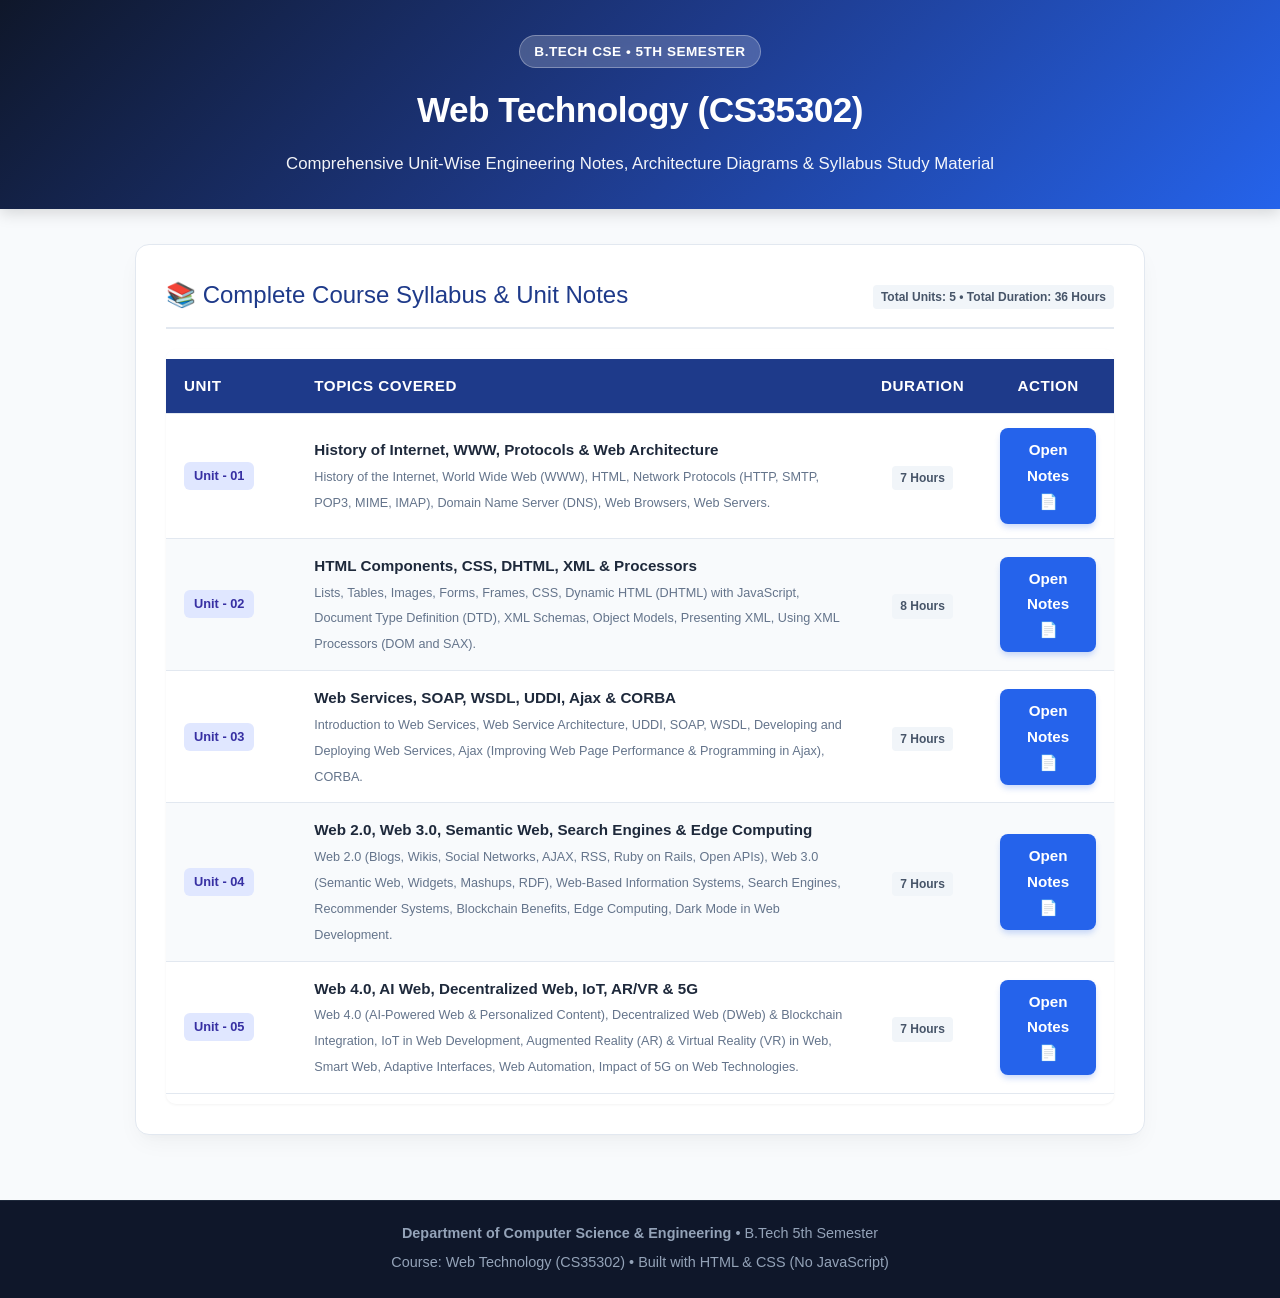
<file: index.html>
<!DOCTYPE html>
<html lang="en">
<head>
    <meta charset="UTF-8">
    <meta name="viewport" content="width=device-width, initial-scale=1.0">
    <title>Web Technology (CS35302) - Course Notes Portal</title>
    <link rel="stylesheet" href="style.css">
</head>
<body>

    <!-- Header Section -->
    <header>
        <div class="sub-badge">B.Tech CSE &bull; 5th Semester</div>
        <h1>Web Technology (CS35302)</h1>
        <p>Comprehensive Unit-Wise Engineering Notes, Architecture Diagrams & Syllabus Study Material</p>
    </header>

    <!-- Main Container -->
    <main class="container">
        <section class="card">
            <div class="card-title">
                <span>📚 Complete Course Syllabus & Unit Notes</span>
                <span class="duration-tag">Total Units: 5 &bull; Total Duration: 36 Hours</span>
            </div>
            
            <div class="table-responsive">
                <table>
                    <thead>
                        <tr>
                            <th style="width: 14%;">Unit</th>
                            <th style="width: 62%;">Topics Covered</th>
                            <th style="width: 10%; text-align: center;">Duration</th>
                            <th style="width: 14%; text-align: center;">Action</th>
                        </tr>
                    </thead>
                    <tbody>
                        <tr>
                            <td>
                                <span class="unit-tag">Unit - 01</span>
                            </td>
                            <td>
                                <strong>History of Internet, WWW, Protocols & Web Architecture</strong><br>
                                <small style="color: #64748b;">
                                    History of the Internet, World Wide Web (WWW), HTML, Network Protocols (HTTP, SMTP, POP3, MIME, IMAP), Domain Name Server (DNS), Web Browsers, Web Servers.
                                </small>
                            </td>
                            <td style="text-align: center;">
                                <span class="duration-tag">7 Hours</span>
                            </td>
                            <td style="text-align: center;">
                                <a href="unit1.html" class="btn btn-primary">Open Notes 📄</a>
                            </td>
                        </tr>
                        <tr>
                            <td>
                                <span class="unit-tag">Unit - 02</span>
                            </td>
                            <td>
                                <strong>HTML Components, CSS, DHTML, XML & Processors</strong><br>
                                <small style="color: #64748b;">
                                    Lists, Tables, Images, Forms, Frames, CSS, Dynamic HTML (DHTML) with JavaScript, Document Type Definition (DTD), XML Schemas, Object Models, Presenting XML, Using XML Processors (DOM and SAX).
                                </small>
                            </td>
                            <td style="text-align: center;">
                                <span class="duration-tag">8 Hours</span>
                            </td>
                            <td style="text-align: center;">
                                <a href="unit2.html" class="btn btn-primary">Open Notes 📄</a>
                            </td>
                        </tr>
                        <tr>
                            <td>
                                <span class="unit-tag">Unit - 03</span>
                            </td>
                            <td>
                                <strong>Web Services, SOAP, WSDL, UDDI, Ajax & CORBA</strong><br>
                                <small style="color: #64748b;">
                                    Introduction to Web Services, Web Service Architecture, UDDI, SOAP, WSDL, Developing and Deploying Web Services, Ajax (Improving Web Page Performance & Programming in Ajax), CORBA.
                                </small>
                            </td>
                            <td style="text-align: center;">
                                <span class="duration-tag">7 Hours</span>
                            </td>
                            <td style="text-align: center;">
                                <a href="unit3.html" class="btn btn-primary">Open Notes 📄</a>
                            </td>
                        </tr>
                        <tr>
                            <td>
                                <span class="unit-tag">Unit - 04</span>
                            </td>
                            <td>
                                <strong>Web 2.0, Web 3.0, Semantic Web, Search Engines & Edge Computing</strong><br>
                                <small style="color: #64748b;">
                                    Web 2.0 (Blogs, Wikis, Social Networks, AJAX, RSS, Ruby on Rails, Open APIs), Web 3.0 (Semantic Web, Widgets, Mashups, RDF), Web-Based Information Systems, Search Engines, Recommender Systems, Blockchain Benefits, Edge Computing, Dark Mode in Web Development.
                                </small>
                            </td>
                            <td style="text-align: center;">
                                <span class="duration-tag">7 Hours</span>
                            </td>
                            <td style="text-align: center;">
                                <a href="unit4.html" class="btn btn-primary">Open Notes 📄</a>
                            </td>
                        </tr>
                        <tr>
                            <td>
                                <span class="unit-tag">Unit - 05</span>
                            </td>
                            <td>
                                <strong>Web 4.0, AI Web, Decentralized Web, IoT, AR/VR & 5G</strong><br>
                                <small style="color: #64748b;">
                                    Web 4.0 (AI-Powered Web & Personalized Content), Decentralized Web (DWeb) & Blockchain Integration, IoT in Web Development, Augmented Reality (AR) & Virtual Reality (VR) in Web, Smart Web, Adaptive Interfaces, Web Automation, Impact of 5G on Web Technologies.
                                </small>
                            </td>
                            <td style="text-align: center;">
                                <span class="duration-tag">7 Hours</span>
                            </td>
                            <td style="text-align: center;">
                                <a href="unit5.html" class="btn btn-primary">Open Notes 📄</a>
                            </td>
                        </tr>
                    </tbody>
                </table>
            </div>
        </section>
    </main>

    <!-- Footer -->
    <footer>
        <p><strong>Department of Computer Science & Engineering</strong> &bull; B.Tech 5th Semester</p>
        <p>Course: Web Technology (CS35302) &bull; Built with HTML & CSS (No JavaScript)</p>
    </footer>

</body>
</html>
</file>
<file: style.css>
/* Modern & Clean CSS Stylesheet for College Web Technology Portal (No JS) */

* {
    margin: 0;
    padding: 0;
    box-sizing: border-box;
    font-family: 'Segoe UI', -apple-system, BlinkMacSystemFont, Roboto, Oxygen, Ubuntu, Cantarell, sans-serif;
}

body {
    background-color: #f8fafc;
    color: #1e293b;
    line-height: 1.7;
    min-height: 100vh;
    display: flex;
    flex-direction: column;
}

/* Header */
header {
    background: linear-gradient(135deg, #0f172a 0%, #1e3a8a 50%, #2563eb 100%);
    color: #ffffff;
    text-align: center;
    padding: 35px 20px 30px;
    box-shadow: 0 4px 15px rgba(0, 0, 0, 0.15);
}

.sub-badge {
    display: inline-block;
    background: rgba(255, 255, 255, 0.2);
    backdrop-filter: blur(5px);
    border: 1px solid rgba(255, 255, 255, 0.3);
    padding: 4px 14px;
    border-radius: 20px;
    font-size: 0.85rem;
    font-weight: 600;
    letter-spacing: 0.5px;
    margin-bottom: 12px;
    text-transform: uppercase;
}

header h1 {
    font-size: 2.2rem;
    margin-bottom: 10px;
    font-weight: 700;
    letter-spacing: -0.5px;
}

header p {
    font-size: 1.05rem;
    opacity: 0.95;
    max-width: 800px;
    margin: 0 auto;
}

/* Container */
.container {
    max-width: 1050px;
    margin: 35px auto;
    padding: 0 20px;
    width: 100%;
    flex: 1;
}

/* Card */
.card {
    background: #ffffff;
    border-radius: 14px;
    padding: 30px;
    box-shadow: 0 10px 25px -5px rgba(0, 0, 0, 0.05), 0 8px 10px -6px rgba(0, 0, 0, 0.02);
    border: 1px solid #e2e8f0;
    margin-bottom: 30px;
}

.card-title {
    font-size: 1.5rem;
    margin-bottom: 20px;
    color: #1e3a8a;
    border-bottom: 2px solid #e2e8f0;
    padding-bottom: 12px;
    display: flex;
    align-items: center;
    justify-content: space-between;
    flex-wrap: wrap;
    gap: 10px;
}

/* Table Styling */
.table-responsive {
    overflow-x: auto;
    border-radius: 10px;
    box-shadow: 0 1px 3px rgba(0,0,0,0.05);
}

table {
    width: 100%;
    border-collapse: collapse;
    margin: 10px 0;
    font-size: 0.95rem;
    background: #ffffff;
}

table thead tr {
    background: #1e3a8a;
    color: #ffffff;
    text-align: left;
}

table th,
table td {
    padding: 14px 18px;
    border-bottom: 1px solid #e2e8f0;
    vertical-align: middle;
}

table th {
    font-weight: 600;
    font-size: 0.95rem;
    text-transform: uppercase;
    letter-spacing: 0.5px;
}

table tbody tr:nth-of-type(even) {
    background-color: #f8fafc;
}

table tbody tr:hover {
    background-color: #f0f7ff;
    transition: background-color 0.2s ease;
}

.unit-tag {
    display: inline-block;
    padding: 3px 10px;
    border-radius: 6px;
    font-size: 0.8rem;
    font-weight: 700;
    background: #e0e7ff;
    color: #3730a3;
}

.duration-tag {
    display: inline-block;
    padding: 2px 8px;
    border-radius: 4px;
    font-size: 0.75rem;
    background: #f1f5f9;
    color: #475569;
    font-weight: 600;
    margin-top: 4px;
}

/* Buttons */
.btn {
    display: inline-flex;
    align-items: center;
    gap: 6px;
    padding: 9px 18px;
    text-decoration: none;
    font-weight: 600;
    border-radius: 8px;
    transition: all 0.2s ease;
    cursor: pointer;
    font-size: 0.95rem;
    border: none;
}

.btn-primary {
    background-color: #2563eb;
    color: #ffffff;
    box-shadow: 0 4px 6px -1px rgba(37, 99, 235, 0.25);
}

.btn-primary:hover {
    background-color: #1d4ed8;
    transform: translateY(-1px);
    box-shadow: 0 6px 10px -1px rgba(37, 99, 235, 0.35);
}

.btn-secondary {
    background-color: #475569;
    color: #ffffff;
}

.btn-secondary:hover {
    background-color: #334155;
    transform: translateY(-1px);
}

.btn-outline {
    background-color: transparent;
    color: #2563eb;
    border: 2px solid #2563eb;
}

.btn-outline:hover {
    background-color: #2563eb;
    color: #ffffff;
}

/* PDF Viewer */
.pdf-container {
    width: 100%;
    height: 68vh;
    border: 1px solid #cbd5e1;
    border-radius: 10px;
    overflow: hidden;
    margin: 20px 0 25px 0;
    background-color: #f1f5f9;
    box-shadow: inset 0 2px 4px rgba(0,0,0,0.06);
}

.pdf-container iframe {
    width: 100%;
    height: 100%;
    border: none;
}

.pdf-fallback {
    padding: 14px 20px;
    background: #f0f9ff;
    border-radius: 8px;
    margin-bottom: 20px;
    border-left: 4px solid #0284c7;
    display: flex;
    justify-content: space-between;
    align-items: center;
    flex-wrap: wrap;
    gap: 12px;
}

/* Detailed Notes Content Styling */
.notes-content {
    margin-top: 30px;
    border-top: 2px solid #e2e8f0;
    padding-top: 25px;
}

.notes-content h2 {
    color: #1e3a8a;
    font-size: 1.6rem;
    margin: 30px 0 15px 0;
    padding-bottom: 8px;
    border-bottom: 2px solid #e2e8f0;
}

.notes-content h3 {
    color: #0f172a;
    font-size: 1.25rem;
    margin: 22px 0 10px 0;
}

.notes-content h4 {
    color: #334155;
    font-size: 1.05rem;
    margin: 16px 0 8px 0;
}

.notes-content p {
    margin-bottom: 14px;
    color: #334155;
}

.notes-content ul, 
.notes-content ol {
    margin-left: 24px;
    margin-bottom: 16px;
    color: #334155;
}

.notes-content li {
    margin-bottom: 6px;
}

.note-box {
    background: #f8fafc;
    border-left: 4px solid #2563eb;
    padding: 16px 20px;
    border-radius: 0 8px 8px 0;
    margin: 20px 0;
    border-top: 1px solid #e2e8f0;
    border-right: 1px solid #e2e8f0;
    border-bottom: 1px solid #e2e8f0;
}

.note-box.key-point {
    border-left-color: #10b981;
    background: #f0fdf4;
}

.note-box.exam-tip {
    border-left-color: #f59e0b;
    background: #fffbeb;
}

pre {
    background: #0f172a;
    color: #f8fafc;
    padding: 16px 20px;
    border-radius: 8px;
    overflow-x: auto;
    font-family: 'Consolas', 'Courier New', Courier, monospace;
    font-size: 0.9rem;
    margin: 16px 0 20px;
    line-height: 1.5;
}

code {
    font-family: 'Consolas', 'Courier New', Courier, monospace;
    background: #f1f5f9;
    color: #0369a1;
    padding: 2px 6px;
    border-radius: 4px;
    font-size: 0.88em;
}

pre code {
    background: transparent;
    color: inherit;
    padding: 0;
}

/* Bottom Navigation Controls */
.nav-bottom {
    display: flex;
    justify-content: space-between;
    align-items: center;
    padding-top: 20px;
    border-top: 2px solid #e2e8f0;
    margin-top: 30px;
    flex-wrap: wrap;
    gap: 12px;
}

.nav-bottom-right {
    display: flex;
    gap: 12px;
}

/* Footer */
footer {
    background-color: #0f172a;
    color: #94a3b8;
    text-align: center;
    padding: 20px;
    font-size: 0.9rem;
    margin-top: auto;
    border-top: 1px solid #1e293b;
}

footer p {
    margin-bottom: 4px;
}

/* Printable PDF View */
@media print {
    header, footer, .pdf-container, .pdf-fallback, .nav-bottom, .btn {
        display: none !important;
    }
    body, .card, .container {
        background: #ffffff !important;
        box-shadow: none !important;
        margin: 0 !important;
        padding: 0 !important;
        max-width: 100% !important;
        border: none !important;
    }
    .notes-content {
        border-top: none !important;
        padding-top: 0 !important;
    }
    h1, h2, h3 {
        page-break-after: avoid;
    }
    pre, .note-box, table {
        page-break-inside: avoid;
    }
}
</file>
